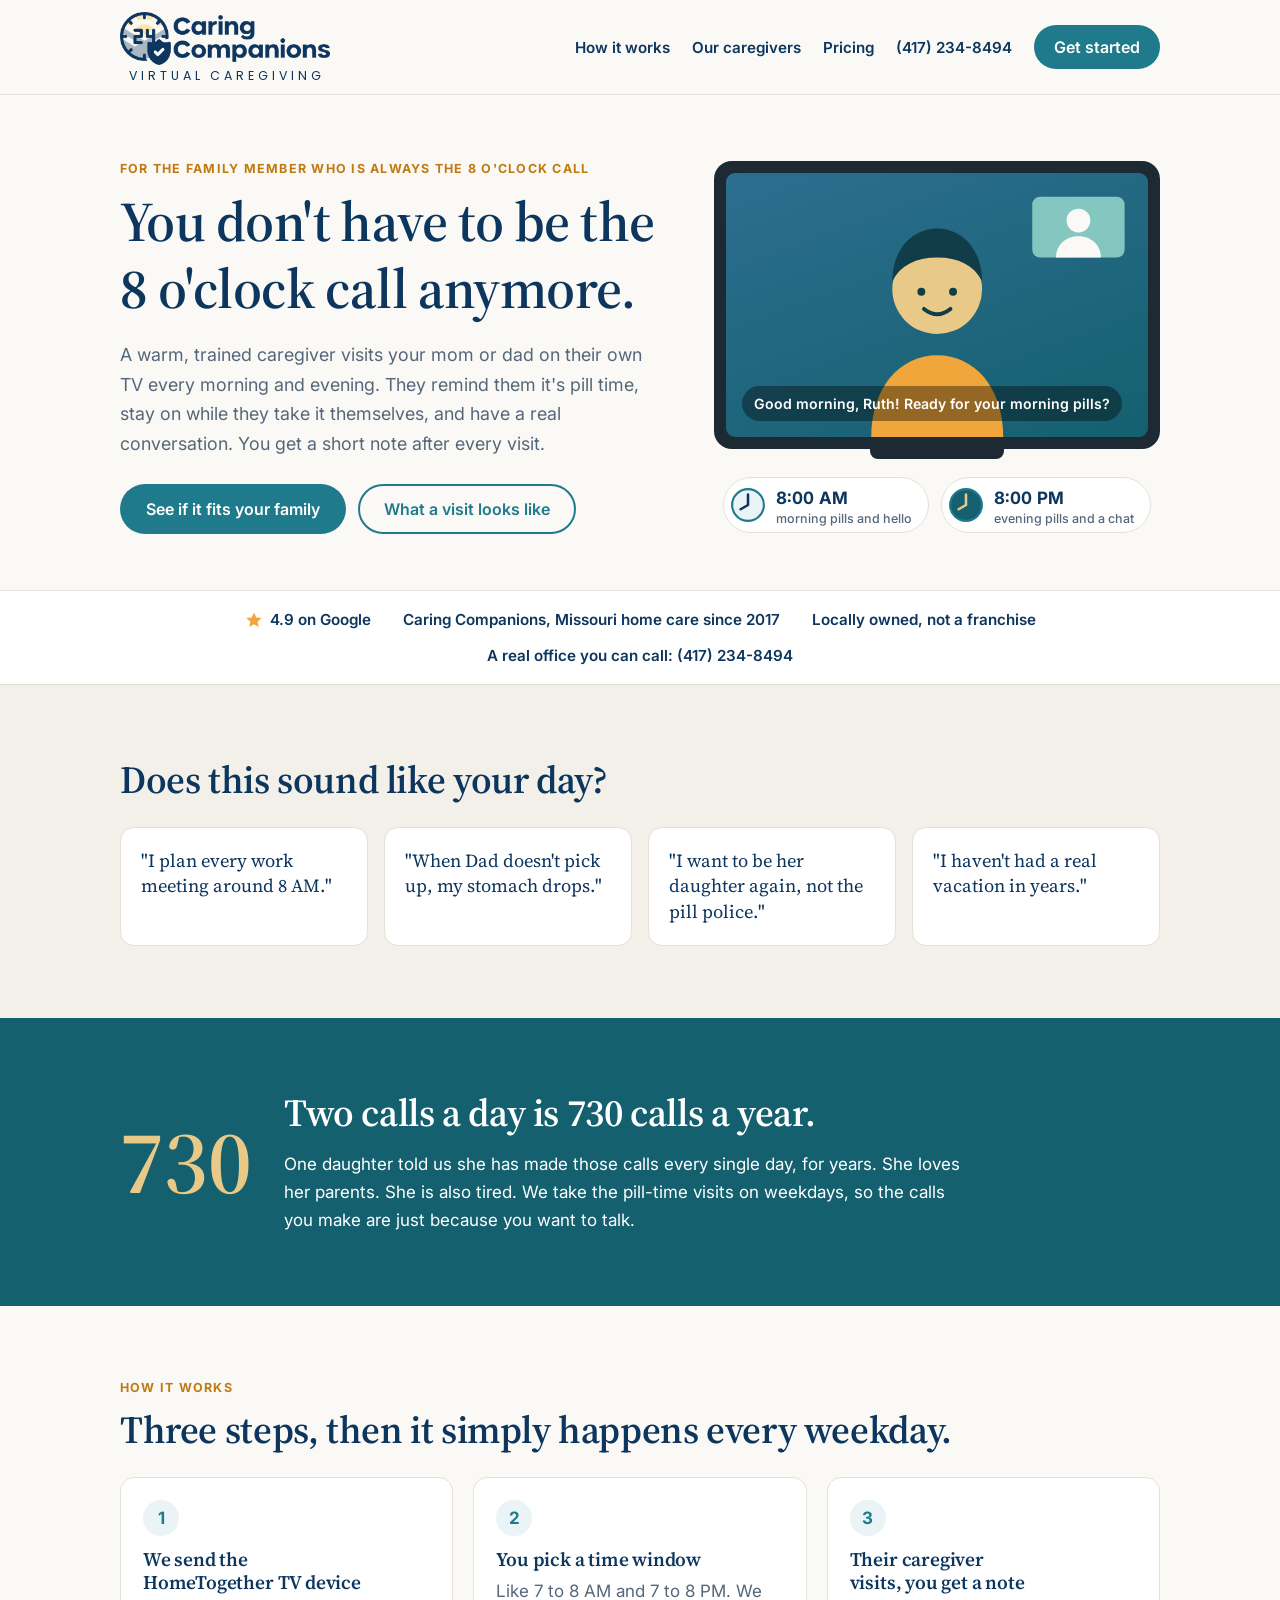
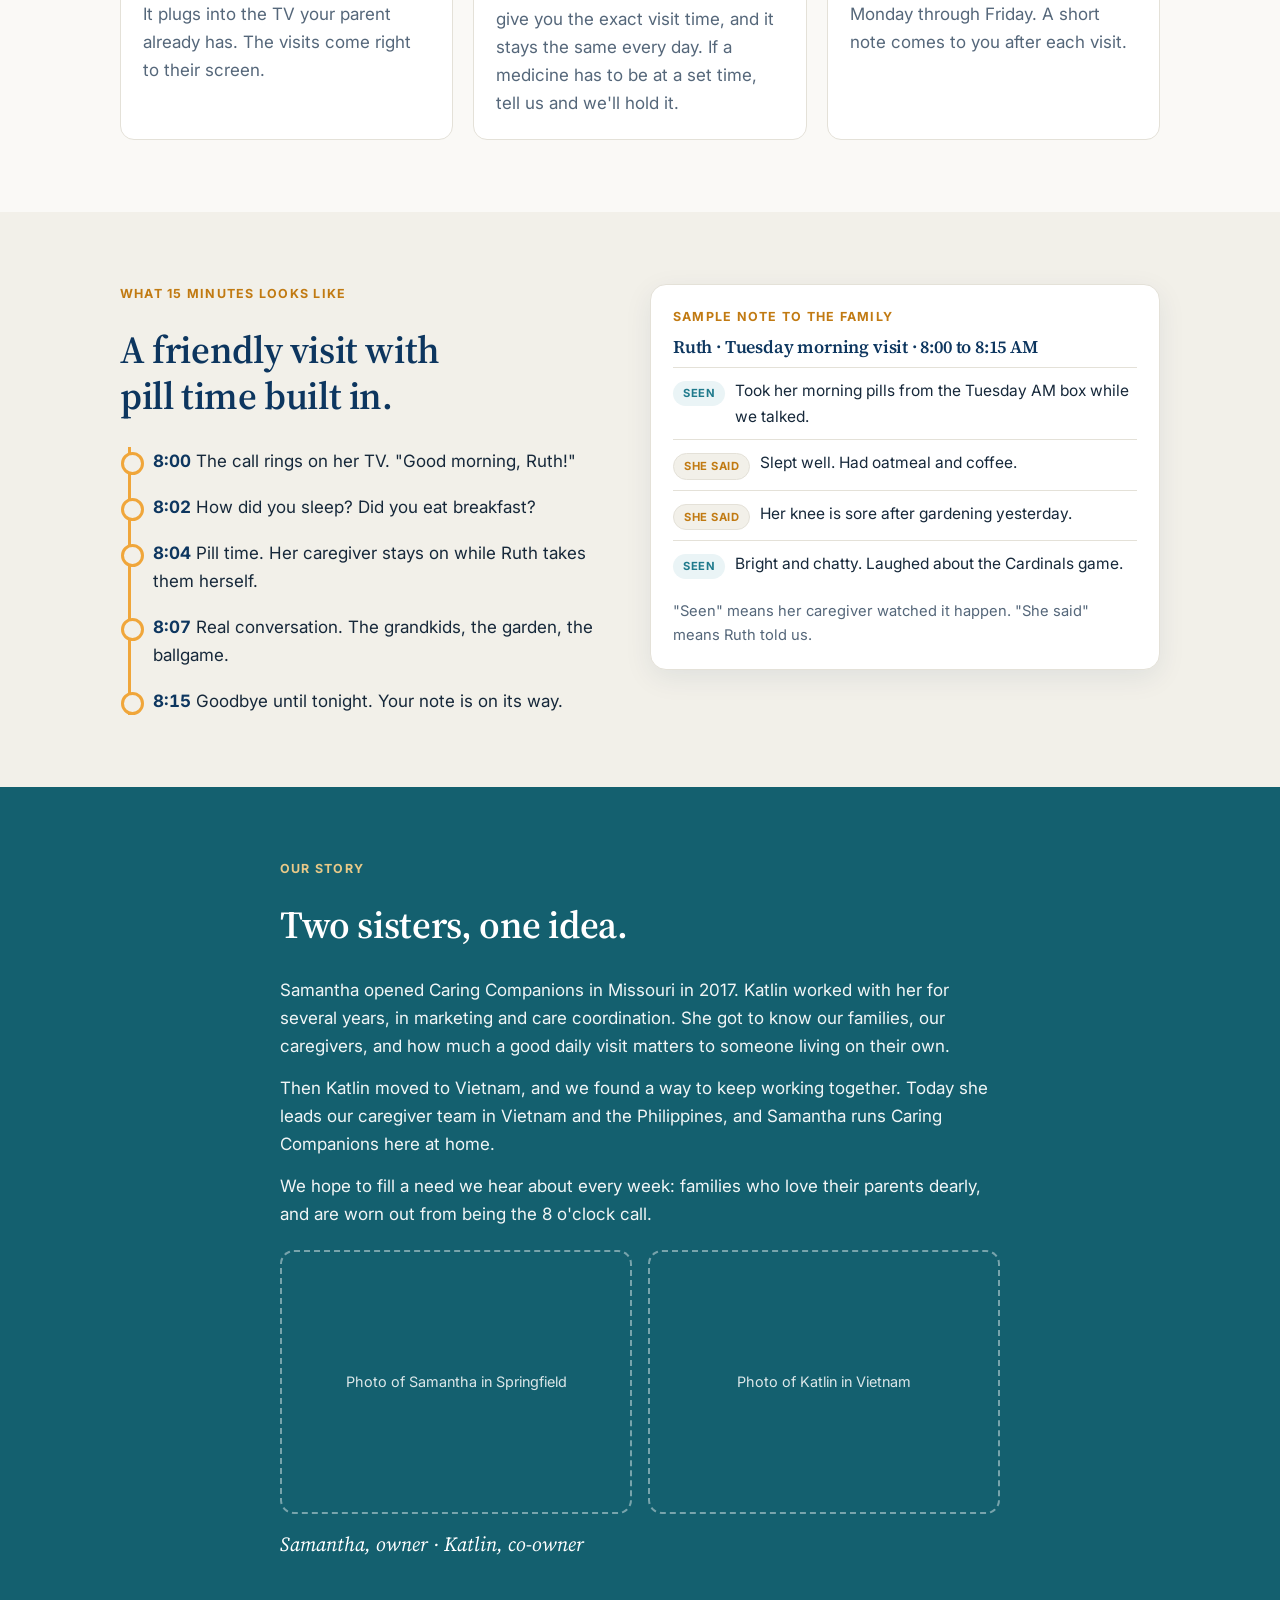
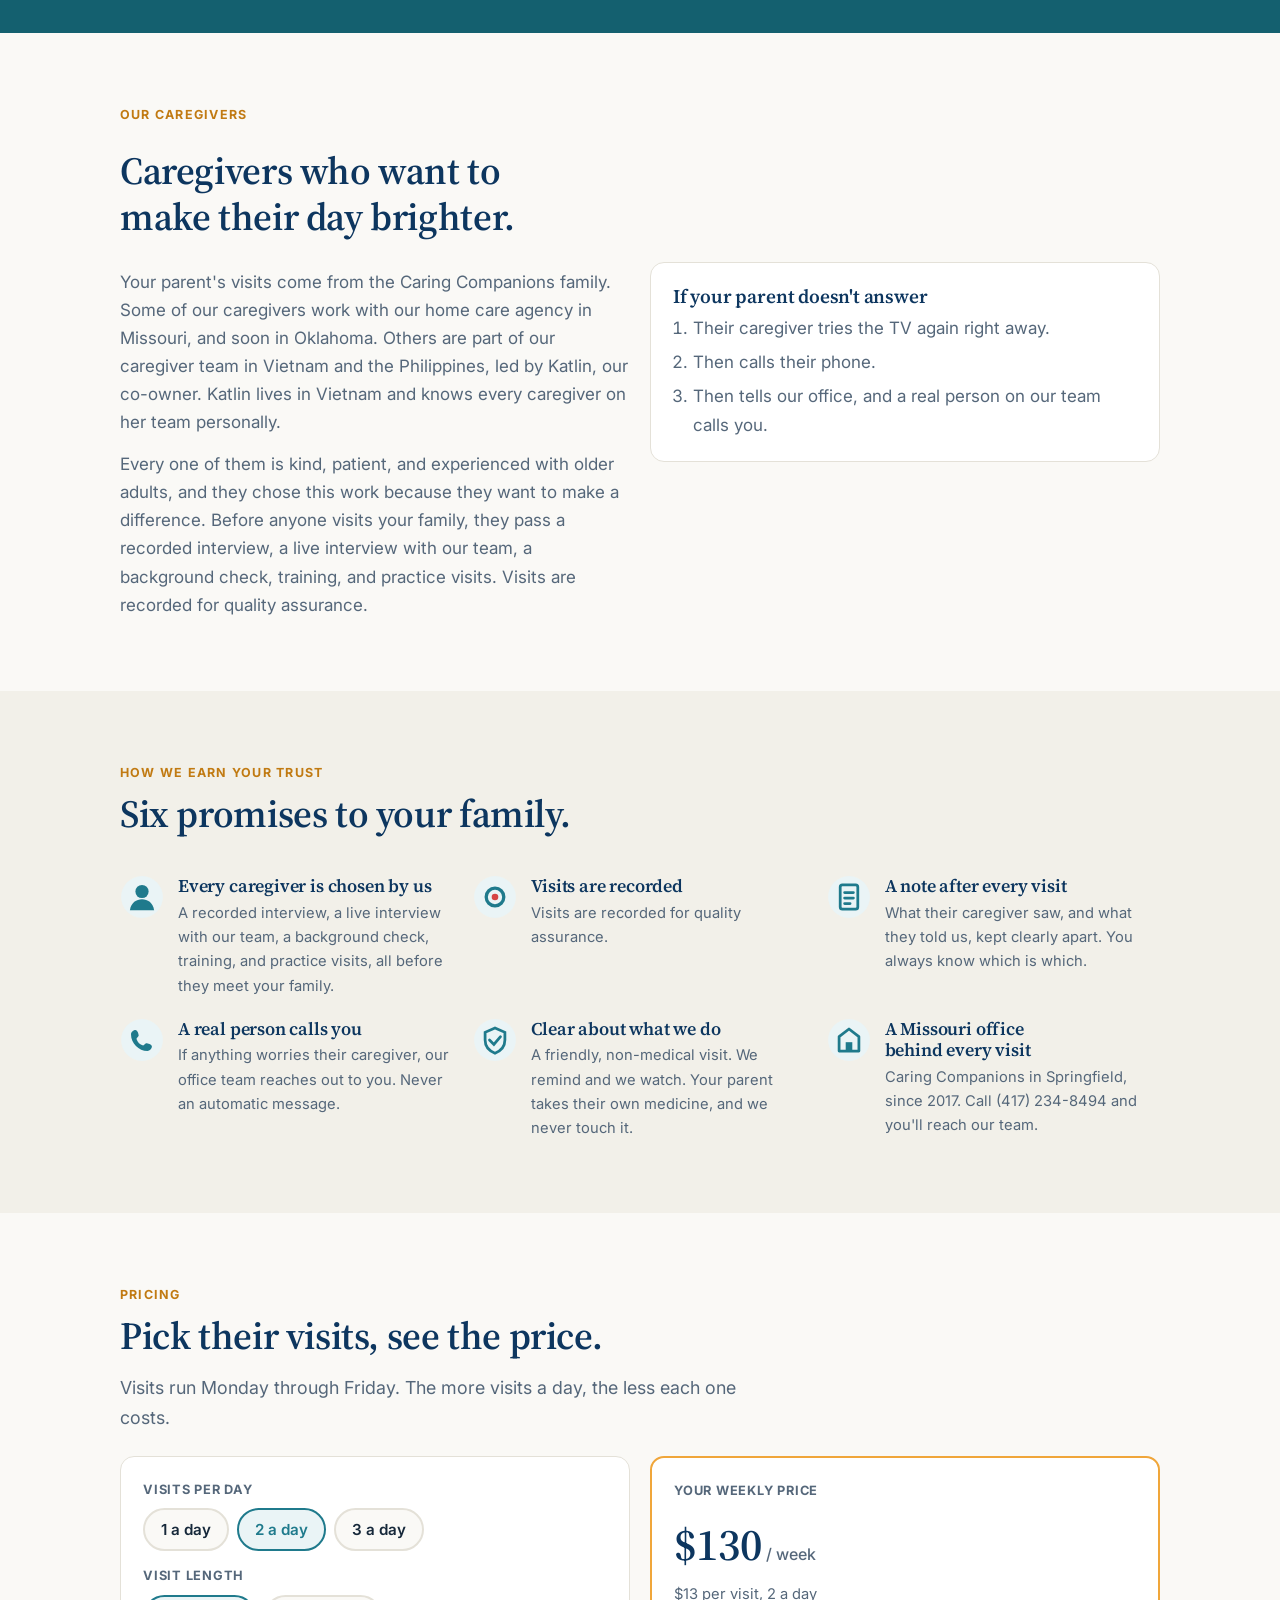
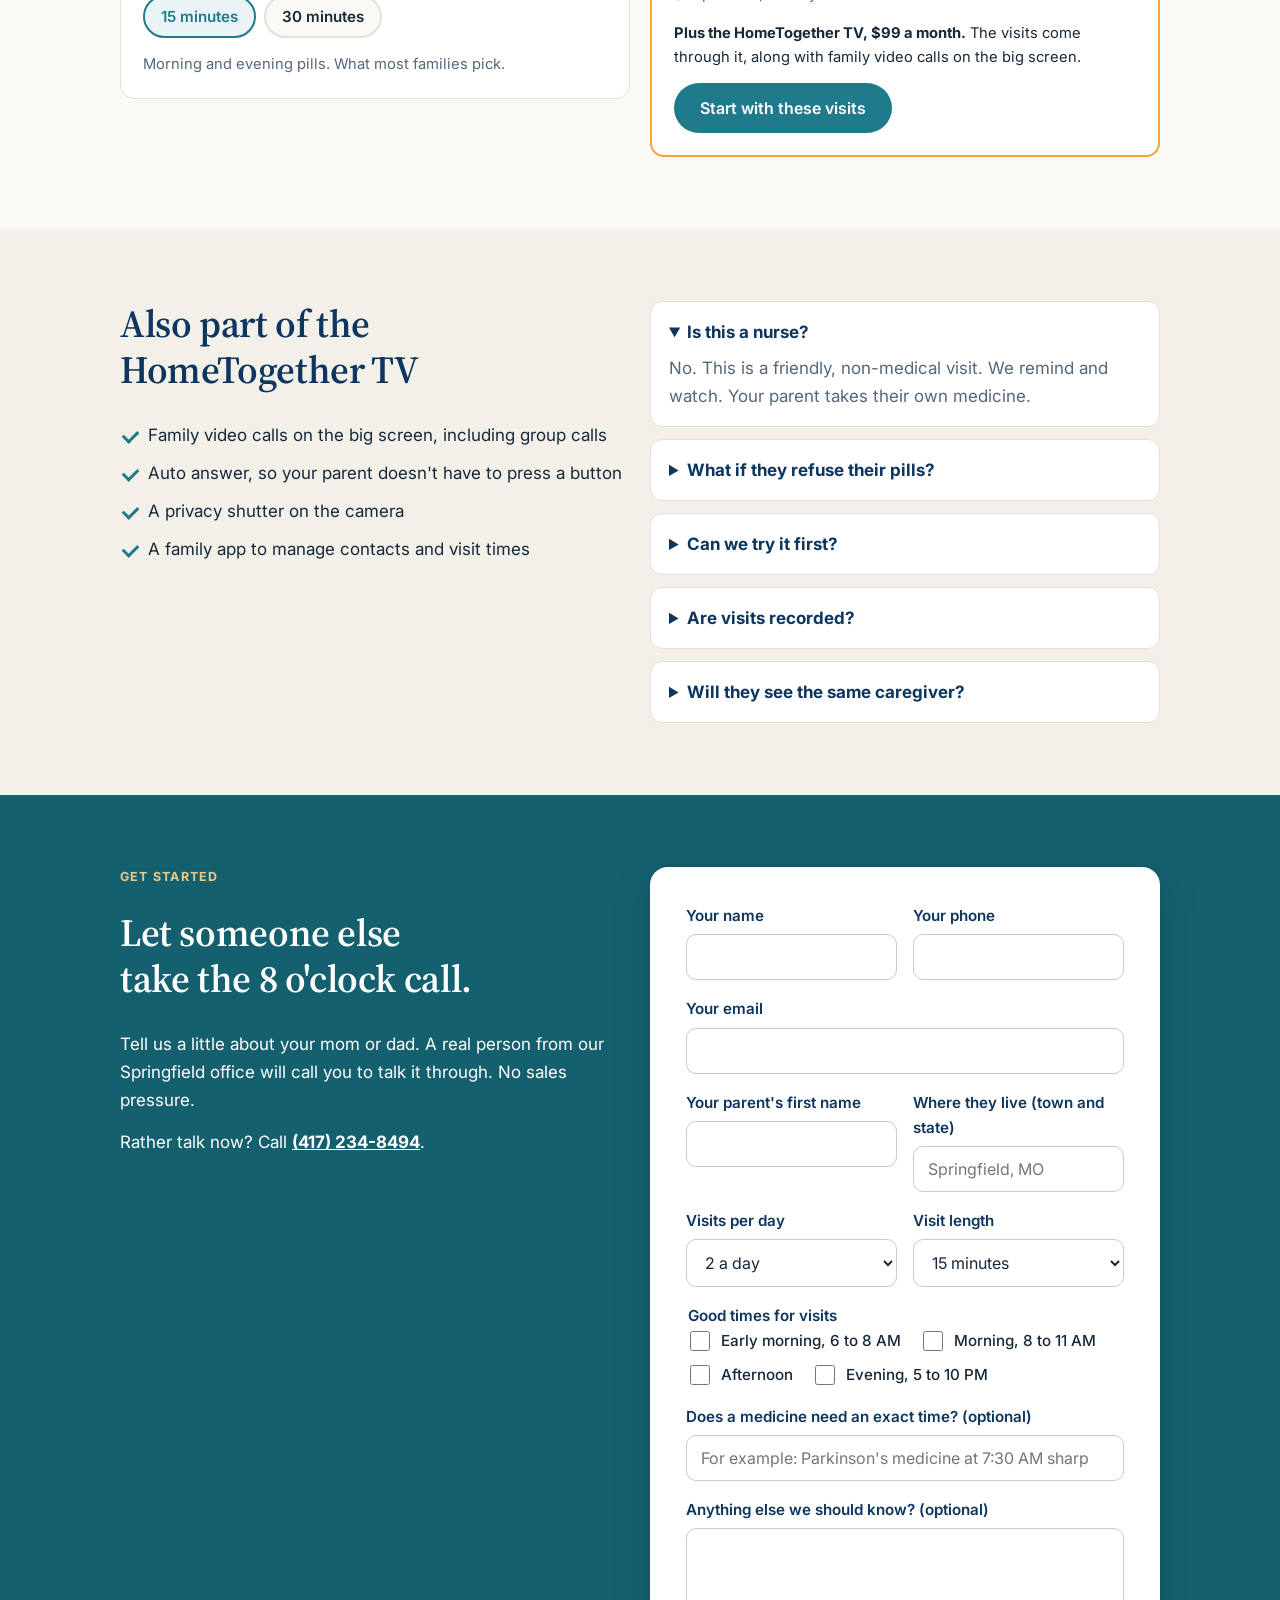
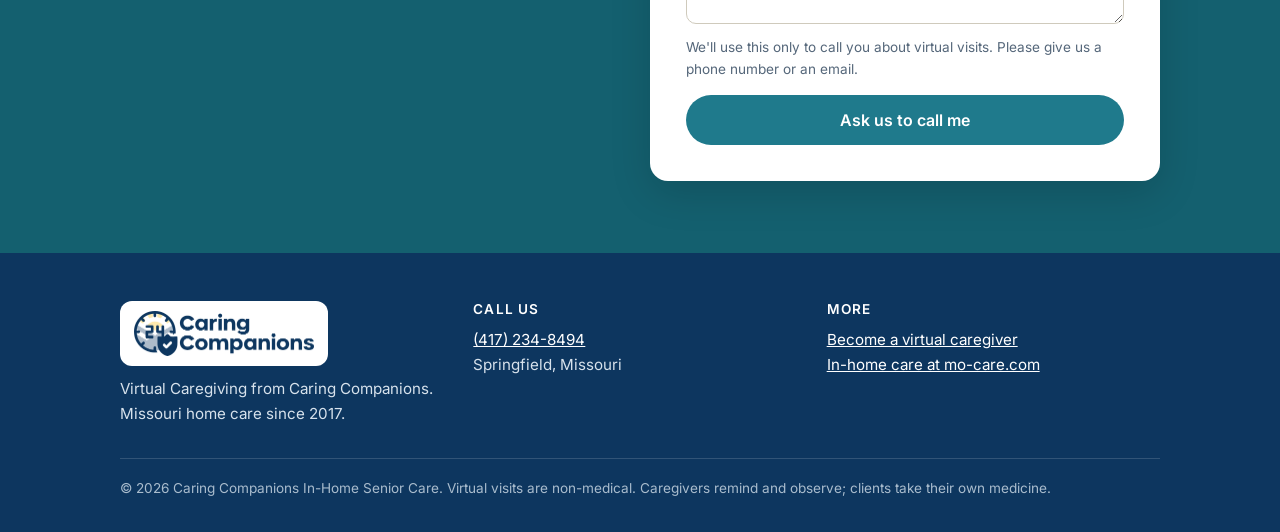
<file: index.html>
<!doctype html>
<html lang="en">
<head>
<meta charset="utf-8">
<meta name="robots" content="noindex, nofollow"><!-- BEFORE LAUNCH: remove this line and robots.txt once the README checklist is done -->
<meta name="viewport" content="width=device-width, initial-scale=1, viewport-fit=cover">
<title>Virtual Caregiving | Caring Companions</title>
<meta name="description" content="A warm, trained caregiver visits your mom or dad on their own TV every morning and evening. Pill-time reminders, a real conversation, and a note to you after every visit. From Caring Companions, Missouri home care since 2017.">
<meta property="og:title" content="You don't have to be the 8 o'clock call anymore">
<meta property="og:description" content="Morning and evening virtual visits on your parent's TV, from Caring Companions. A note to you after every visit.">
<meta property="og:type" content="website">
<link rel="icon" type="image/png" sizes="32x32" href="assets/favicon-32.png">
<link rel="apple-touch-icon" href="assets/apple-touch-icon.png">
<link rel="preconnect" href="https://fonts.googleapis.com">
<link rel="preconnect" href="https://fonts.gstatic.com" crossorigin>
<link rel="stylesheet" href="https://fonts.googleapis.com/css2?family=Source+Serif+4:ital,opsz,wght@0,8..60,400;0,8..60,600;1,8..60,400&family=Inter:wght@400;500;600;700&family=Poppins:wght@400&display=swap">
<link rel="stylesheet" href="assets/site.css">
</head>
<body>

<header class="site-head">
  <div class="wrap">
    <a class="lockup" href="./" aria-label="Caring Companions Virtual Caregiving, home">
      <img src="assets/cc-logo.png" alt="Caring Companions" width="720" height="181">
      <span>Virtual Caregiving</span>
    </a>
    <nav class="nav" aria-label="Main">
      <a class="hide-sm" href="#how">How it works</a>
      <a class="hide-sm" href="#caregivers">Our caregivers</a>
      <a class="hide-sm" href="#pricing">Pricing</a>
      <a class="phone" href="tel:+14172348494">(417) 234-8494</a>
      <a class="btn btn-primary" href="#start">Get started</a>
    </nav>
  </div>
</header>

<main>

<section class="hero">
  <div class="wrap">
    <div>
      <div class="kicker">For the family member who is always the 8 o'clock call</div>
      <h1>You don't have to be the 8 o'clock call anymore.</h1>
      <p class="lede">A warm, trained caregiver visits your mom or dad on their own TV every morning and evening. They remind them it's pill time, stay on while they take it themselves, and have a real conversation. You get a short note after every visit.</p>
      <div class="ctas">
        <a class="btn btn-primary" href="#start">See if it fits your family</a>
        <a class="btn btn-ghost" href="#visit">What a visit looks like</a>
      </div>
    </div>
    <div>
      <div class="tv" role="img" aria-label="A caregiver smiling on a TV screen, saying good morning">
        <div class="tv-screen">
          <svg viewBox="0 0 320 200" aria-hidden="true">
            <circle cx="160" cy="88" r="34" fill="#E8C988"/>
            <path d="M110 200c0-38 22-62 50-62s50 24 50 62z" fill="#F0A63A"/>
            <path d="M126 82c0-24 15-40 34-40s34 16 34 40c-6-12-18-18-34-18s-28 6-34 18z" fill="#103D47"/>
            <circle cx="148" cy="90" r="3" fill="#103D47"/><circle cx="172" cy="90" r="3" fill="#103D47"/>
            <path d="M150 103q10 8 20 0" stroke="#103D47" stroke-width="3" fill="none" stroke-linecap="round"/>
            <rect x="232" y="18" width="70" height="46" rx="6" fill="#8FD1C7" opacity=".9"/>
            <circle cx="267" cy="36" r="9" fill="#faf9f6"/><path d="M250 64c0-10 8-16 17-16s17 6 17 16z" fill="#faf9f6"/>
          </svg>
          <span class="tv-tag">Good morning, Ruth! Ready for your morning pills?</span>
        </div>
      </div>
      <div class="tv-stand"></div>
      <div class="clocks">
        <div class="clock"><svg width="36" height="36" viewBox="0 0 34 34" aria-hidden="true"><circle cx="17" cy="17" r="15" fill="#EAF4F6" stroke="#1F7A8C" stroke-width="2"/><path d="M17 17V7M17 17l-7 4" stroke="#0D365F" stroke-width="2.4" stroke-linecap="round"/></svg><div>8:00 AM<small>morning pills and hello</small></div></div>
        <div class="clock"><svg width="36" height="36" viewBox="0 0 34 34" aria-hidden="true"><circle cx="17" cy="17" r="15" fill="#14606F" stroke="#1F7A8C" stroke-width="2"/><path d="M17 17V7M17 17l-7 4" stroke="#E8C988" stroke-width="2.4" stroke-linecap="round"/></svg><div>8:00 PM<small>evening pills and a chat</small></div></div>
      </div>
    </div>
  </div>
</section>

<div class="trust">
  <div class="wrap">
    <span><svg width="18" height="18" viewBox="0 0 24 24" aria-hidden="true"><path d="M12 2l3 6.6 7.2.8-5.4 4.9 1.5 7.1L12 17.8 5.7 21.4l1.5-7.1L1.8 9.4 9 8.6z" fill="#F0A63A"/></svg>4.9 on Google</span>
    <span>Caring Companions, Missouri home care since 2017</span>
    <span>Locally owned, not a franchise</span>
    <span>A real office you can call: (417) 234-8494</span>
  </div>
</div>

<section class="band alt">
  <div class="wrap">
    <h2>Does this sound like your day?</h2>
    <div class="quotes">
      <div class="quote">"I plan every work meeting around 8 AM."</div>
      <div class="quote">"When Dad doesn't pick up, my stomach drops."</div>
      <div class="quote">"I want to be her daughter again, not the pill police."</div>
      <div class="quote">"I haven't had a real vacation in years."</div>
    </div>
  </div>
</section>

<section class="band deep">
  <div class="wrap bigstat">
    <div class="num">730</div>
    <div class="stack">
      <h2 style="margin:0">Two calls a day is 730 calls a year.</h2>
      <p>One daughter told us she has made those calls every single day, for years. She loves her parents. She is also tired. We take the pill-time visits on weekdays, so the calls you make are just because you want to talk.</p>
    </div>
  </div>
</section>

<section class="band" id="how">
  <div class="wrap">
    <div class="kicker">How it works</div>
    <h2>Three steps, then it simply happens every weekday.</h2>
    <div class="steps">
      <div class="step"><h3>We send the HomeTogether TV device</h3><p class="muted">It plugs into the TV your parent already has. The visits come right to their screen.</p></div>
      <div class="step"><h3>You pick a time window</h3><p class="muted">Like 7 to 8 AM and 7 to 8 PM. We give you the exact visit time, and it stays the same every day. If a medicine has to be at a set time, tell us and we'll hold it.</p></div>
      <div class="step"><h3>Their caregiver visits, you get a note</h3><p class="muted">Monday through Friday. A short note comes to you after each visit.</p></div>
    </div>
  </div>
</section>

<section class="band alt" id="visit">
  <div class="wrap grid g2" style="align-items:start">
    <div class="stack">
      <div class="kicker">What 15 minutes looks like</div>
      <h2>A friendly visit with pill time built in.</h2>
      <div class="timeline">
        <div class="tl"><b>8:00</b> The call rings on her TV. "Good morning, Ruth!"</div>
        <div class="tl"><b>8:02</b> How did you sleep? Did you eat breakfast?</div>
        <div class="tl"><b>8:04</b> Pill time. Her caregiver stays on while Ruth takes them herself.</div>
        <div class="tl"><b>8:07</b> Real conversation. The grandkids, the garden, the ballgame.</div>
        <div class="tl"><b>8:15</b> Goodbye until tonight. Your note is on its way.</div>
      </div>
    </div>
    <div class="visitnote">
      <div class="kicker">Sample note to the family</div>
      <h3>Ruth · Tuesday morning visit · 8:00 to 8:15 AM</h3>
      <div class="vrow"><span class="pill seen">Seen</span><span>Took her morning pills from the Tuesday AM box while we talked.</span></div>
      <div class="vrow"><span class="pill told">She said</span><span>Slept well. Had oatmeal and coffee.</span></div>
      <div class="vrow"><span class="pill told">She said</span><span>Her knee is sore after gardening yesterday.</span></div>
      <div class="vrow"><span class="pill seen">Seen</span><span>Bright and chatty. Laughed about the Cardinals game.</span></div>
      <p class="small muted" style="margin-top:10px">"Seen" means her caregiver watched it happen. "She said" means Ruth told us.</p>
    </div>
  </div>
</section>

<section class="band deep" id="story">
  <div class="wrap story stack">
    <div class="kicker">Our story</div>
    <h2>Two sisters, one idea.</h2>
    <p>Samantha opened Caring Companions in Missouri in 2017. Katlin worked with her for several years, in marketing and care coordination. She got to know our families, our caregivers, and how much a good daily visit matters to someone living on their own.</p>
    <p>Then Katlin moved to Vietnam, and we found a way to keep working together. Today she leads our caregiver team in Vietnam and the Philippines, and Samantha runs Caring Companions here at home.</p>
    <p>We hope to fill a need we hear about every week: families who love their parents dearly, and are worn out from being the 8 o'clock call.</p>
    <!-- BEFORE LAUNCH: replace both placeholders with real photos (assets/samantha.jpg, assets/katlin.jpg). No stock photos. -->
    <div class="photos">
      <div class="photo-ph">Photo of Samantha in Springfield</div>
      <div class="photo-ph">Photo of Katlin in Vietnam</div>
    </div>
    <div class="sig">Samantha, owner · Katlin, co-owner</div>
  </div>
</section>

<section class="band" id="caregivers">
  <div class="wrap grid g2" style="align-items:center">
    <div class="stack">
      <div class="kicker">Our caregivers</div>
      <h2>Caregivers who want to make their day brighter.</h2>
      <p class="muted">Your parent's visits come from the Caring Companions family. Some of our caregivers work with our home care agency in Missouri, and soon in Oklahoma. Others are part of our caregiver team in Vietnam and the Philippines, led by Katlin, our co-owner. Katlin lives in Vietnam and knows every caregiver on her team personally.</p>
      <p class="muted">Every one of them is kind, patient, and experienced with older adults, and they chose this work because they want to make a difference. Before anyone visits your family, they pass a recorded interview, a live interview with our team, a background check, training, and practice visits. Visits are recorded for quality assurance.</p>
    </div>
    <div class="card">
      <h3>If your parent doesn't answer</h3>
      <ol class="muted" style="padding-left:20px;margin:6px 0 0;display:grid;gap:6px">
        <li>Their caregiver tries the TV again right away.</li>
        <li>Then calls their phone.</li>
        <li>Then tells our office, and a real person on our team calls you.</li>
      </ol>
    </div>
  </div>
</section>

<section class="band alt">
  <div class="wrap stack" style="gap:24px">
    <div><div class="kicker">How we earn your trust</div><h2>Six promises to your family.</h2></div>
    <div class="grid g2">
      <div class="promise"><svg viewBox="0 0 40 40" aria-hidden="true"><circle cx="20" cy="20" r="19" fill="#EAF4F6"/><circle cx="20" cy="15" r="6" fill="#1F7A8C"/><path d="M9 32c1-7 6-10 11-10s10 3 11 10z" fill="#1F7A8C"/></svg><div><h3>Every caregiver is chosen by us</h3><p class="small muted">A recorded interview, a live interview with our team, a background check, training, and practice visits, all before they meet your family.</p></div></div>
      <div class="promise"><svg viewBox="0 0 40 40" aria-hidden="true"><circle cx="20" cy="20" r="19" fill="#EAF4F6"/><circle cx="20" cy="20" r="8" fill="none" stroke="#1F7A8C" stroke-width="3"/><circle cx="20" cy="20" r="3" fill="#d64545"/></svg><div><h3>Visits are recorded</h3><p class="small muted">Visits are recorded for quality assurance.</p></div></div>
      <div class="promise"><svg viewBox="0 0 40 40" aria-hidden="true"><circle cx="20" cy="20" r="19" fill="#EAF4F6"/><rect x="12" y="9" width="16" height="22" rx="2" fill="none" stroke="#1F7A8C" stroke-width="2.5"/><path d="M16 16h8M16 21h8M16 26h5" stroke="#1F7A8C" stroke-width="2.5" stroke-linecap="round"/></svg><div><h3>A note after every visit</h3><p class="small muted">What their caregiver saw, and what they told us, kept clearly apart. You always know which is which.</p></div></div>
      <div class="promise"><svg viewBox="0 0 40 40" aria-hidden="true"><circle cx="20" cy="20" r="19" fill="#EAF4F6"/><path d="M14 11c2 0 3 4 3 5s-2 2-2 3c1 3 3 5 6 6 1 0 2-2 3-2s5 1 5 3-2 4-4 4c-8 0-15-7-15-15 0-2 2-4 4-4z" fill="#1F7A8C"/></svg><div><h3>A real person calls you</h3><p class="small muted">If anything worries their caregiver, our office team reaches out to you. Never an automatic message.</p></div></div>
      <div class="promise"><svg viewBox="0 0 40 40" aria-hidden="true"><circle cx="20" cy="20" r="19" fill="#EAF4F6"/><path d="M20 9l9 4v7c0 6-4 10-9 12-5-2-9-6-9-12v-7z" fill="none" stroke="#1F7A8C" stroke-width="2.5"/><path d="M15 20l4 4 6-7" stroke="#1F7A8C" stroke-width="2.5" fill="none" stroke-linecap="round"/></svg><div><h3>Clear about what we do</h3><p class="small muted">A friendly, non-medical visit. We remind and we watch. Your parent takes their own medicine, and we never touch it.</p></div></div>
      <div class="promise"><svg viewBox="0 0 40 40" aria-hidden="true"><circle cx="20" cy="20" r="19" fill="#EAF4F6"/><path d="M11 30V17l9-7 9 7v13z" fill="none" stroke="#1F7A8C" stroke-width="2.5" stroke-linejoin="round"/><rect x="17" y="22" width="6" height="8" fill="#1F7A8C"/></svg><div><h3>A Missouri office behind every visit</h3><p class="small muted">Caring Companions in Springfield, since 2017. Call (417) 234-8494 and you'll reach our team.</p></div></div>
    </div>
  </div>
</section>

<section class="band" id="pricing">
  <div class="wrap">
    <div class="kicker">Pricing</div>
    <h2>Pick their visits, see the price.</h2>
    <p class="lede">Visits run Monday through Friday. The more visits a day, the less each one costs.</p>
    <div class="builder">
      <div class="card stack">
        <div>
          <div class="label" id="lbl-freq">Visits per day</div>
          <div class="seg" role="group" aria-labelledby="lbl-freq" data-key="freq">
            <button type="button" data-v="1" aria-pressed="false">1 a day</button>
            <button type="button" data-v="2" aria-pressed="true">2 a day</button>
            <button type="button" data-v="3" aria-pressed="false">3 a day</button>
          </div>
        </div>
        <div>
          <div class="label" id="lbl-len">Visit length</div>
          <div class="seg" role="group" aria-labelledby="lbl-len" data-key="len">
            <button type="button" data-v="15" aria-pressed="true">15 minutes</button>
            <button type="button" data-v="30" aria-pressed="false">30 minutes</button>
          </div>
        </div>
        <p class="small muted" id="b-hint">Morning and evening pills. What most families pick.</p>
      </div>
      <div class="card price-card stack" aria-live="polite">
        <div class="label">Your weekly price</div>
        <div class="amt" id="b-price">$130<small> / week</small></div>
        <p class="small muted" id="b-per">$13 per visit, 2 a day</p>
        <p class="small"><b>Plus the HomeTogether TV, $99 a month.</b> The visits come through it, along with family video calls on the big screen.</p>
        <a class="btn btn-primary" href="#start" style="align-self:flex-start">Start with these visits</a>
      </div>
    </div>
  </div>
</section>

<section class="band alt">
  <div class="wrap grid g2">
    <div class="stack">
      <h2>Also part of the HomeTogether TV</h2>
      <ul class="ticks">
        <li>Family video calls on the big screen, including group calls</li>
        <li>Auto answer, so your parent doesn't have to press a button</li>
        <li>A privacy shutter on the camera</li>
        <li>A family app to manage contacts and visit times</li>
      </ul>
    </div>
    <div class="faq">
      <details open><summary>Is this a nurse?</summary><p>No. This is a friendly, non-medical visit. We remind and watch. Your parent takes their own medicine.</p></details>
      <details><summary>What if they refuse their pills?</summary><p>Their caregiver encourages them kindly, writes it in the note, and our office lets you know the same day.</p></details>
      <details><summary>Can we try it first?</summary><p>Yes. Start with a month. Most families know within two weeks.</p></details>
      <details><summary>Are visits recorded?</summary><p>Yes. Visits are recorded for quality assurance.</p></details>
      <details><summary>Will they see the same caregiver?</summary><p>We do our best to keep visits familiar, and every caregiver reads the notes before the visit.</p></details>
    </div>
  </div>
</section>

<section class="band deep" id="start">
  <div class="wrap grid g2" style="align-items:start">
    <div class="stack">
      <div class="kicker">Get started</div>
      <h2>Let someone else take the 8 o'clock call.</h2>
      <p>Tell us a little about your mom or dad. A real person from our Springfield office will call you to talk it through. No sales pressure.</p>
      <p>Rather talk now? Call <a href="tel:+14172348494" style="color:#fff;font-weight:700">(417) 234-8494</a>.</p>
    </div>
    <div class="form-card">
      <form id="start-form" novalidate>
        <div class="form-grid">
          <div class="field"><label for="f-name">Your name</label><input id="f-name" name="name" autocomplete="name" required></div>
          <div class="field"><label for="f-phone">Your phone</label><input id="f-phone" name="phone" type="tel" autocomplete="tel"></div>
          <div class="field full"><label for="f-email">Your email</label><input id="f-email" name="email" type="email" autocomplete="email"></div>
          <div class="field"><label for="f-parent">Your parent's first name</label><input id="f-parent" name="parent"></div>
          <div class="field"><label for="f-where">Where they live (town and state)</label><input id="f-where" name="where" placeholder="Springfield, MO"></div>
          <div class="field"><label for="f-freq">Visits per day</label>
            <select id="f-freq" name="freq"><option value="1">1 a day</option><option value="2" selected>2 a day</option><option value="3">3 a day</option><option value="Not sure">Not sure yet</option></select></div>
          <div class="field"><label for="f-len">Visit length</label>
            <select id="f-len" name="len"><option value="15 minutes" selected>15 minutes</option><option value="30 minutes">30 minutes</option><option value="Not sure">Not sure yet</option></select></div>
          <fieldset class="field full"><legend>Good times for visits</legend>
            <div class="checks">
              <label><input type="checkbox" name="windows" value="Early morning (6 to 8 AM)"> Early morning, 6 to 8 AM</label>
              <label><input type="checkbox" name="windows" value="Morning (8 to 11 AM)"> Morning, 8 to 11 AM</label>
              <label><input type="checkbox" name="windows" value="Afternoon"> Afternoon</label>
              <label><input type="checkbox" name="windows" value="Evening (5 to 10 PM)"> Evening, 5 to 10 PM</label>
            </div>
          </fieldset>
          <div class="field full"><label for="f-settime">Does a medicine need an exact time? (optional)</label><input id="f-settime" name="settime" placeholder="For example: Parkinson's medicine at 7:30 AM sharp"></div>
          <div class="field full"><label for="f-note">Anything else we should know? (optional)</label><textarea id="f-note" name="note"></textarea></div>
        </div>
        <p class="hint" style="margin-top:12px">We'll use this only to call you about virtual visits. Please give us a phone number or an email.</p>
        <button class="btn btn-primary" type="submit" style="margin-top:14px;width:100%">Ask us to call me</button>
        <p class="form-status" id="form-status" role="status" hidden></p>
      </form>
      <div class="form-done" id="form-done" hidden>
        <h3>Thank you. We'll call you soon.</h3>
        <p class="muted">Someone from our Springfield office will reach out. If it's urgent, call (417) 234-8494.</p>
      </div>
    </div>
  </div>
</section>

</main>

<footer class="site-foot">
  <div class="wrap">
    <div class="grid">
      <div class="stack" style="gap:10px">
        <span class="foot-logo"><img src="assets/cc-logo.png" alt="Caring Companions" width="180" height="45"></span>
        <p>Virtual Caregiving from Caring Companions. Missouri home care since 2017.</p>
      </div>
      <div><h4>Call us</h4><p><a href="tel:+14172348494">(417) 234-8494</a><br>Springfield, Missouri</p></div>
      <div><h4>More</h4><p><a href="careers.html">Become a virtual caregiver</a><br><a href="https://mo-care.com">In-home care at mo-care.com</a></p></div>
    </div>
    <p class="fine">&copy; 2026 Caring Companions In-Home Senior Care. Virtual visits are non-medical. Caregivers remind and observe; clients take their own medicine.</p>
  </div>
</footer>

<script src="assets/site.js"></script>
</body>
</html>
</file>
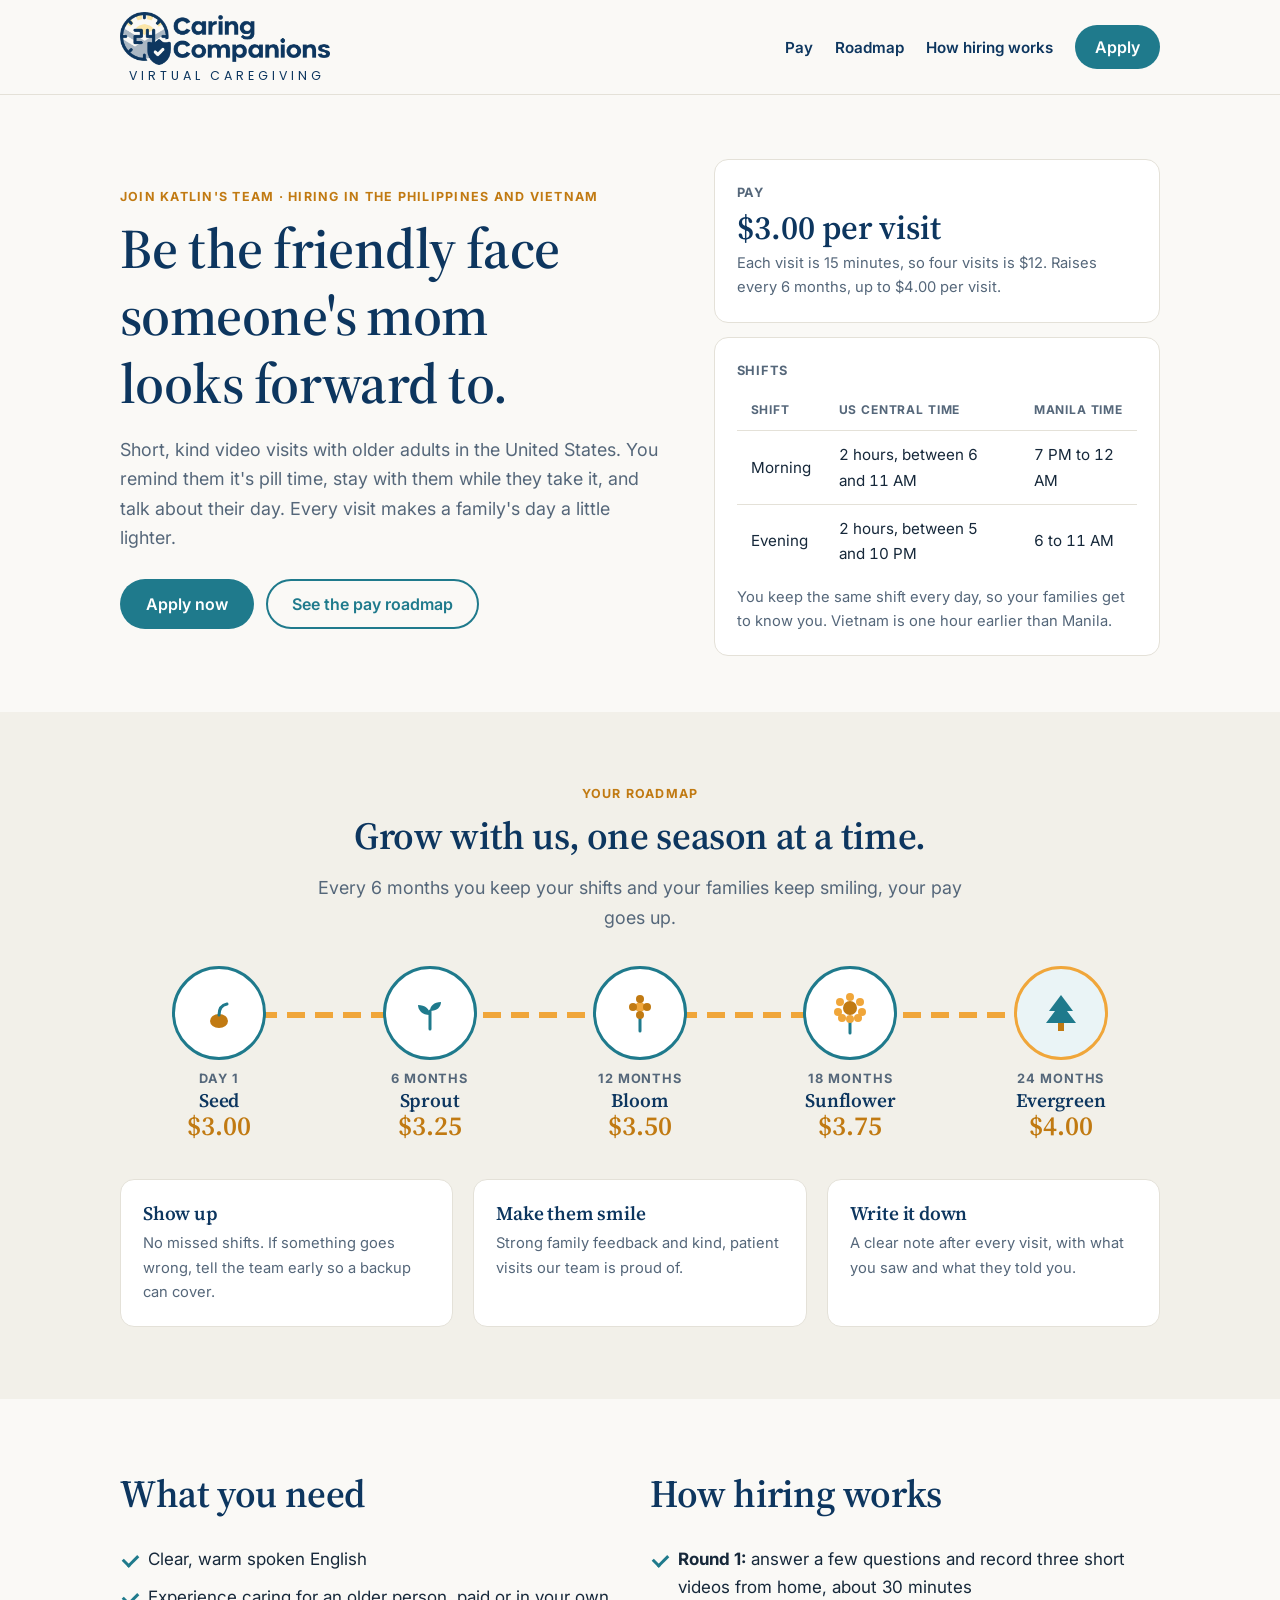
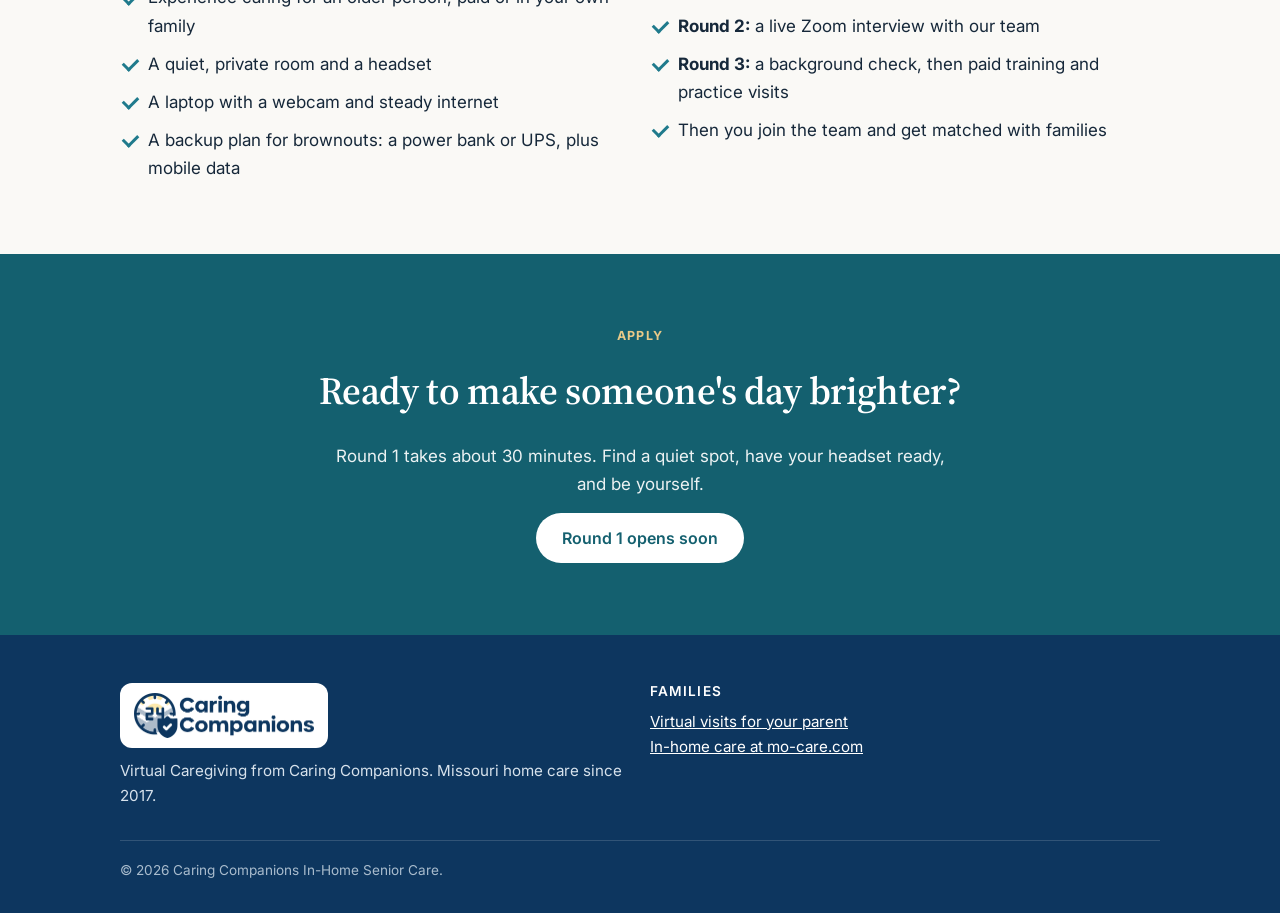
<file: careers.html>
<!doctype html>
<html lang="en">
<head>
<meta charset="utf-8">
<meta name="robots" content="noindex, nofollow"><!-- BEFORE LAUNCH: remove this line and robots.txt once the README checklist is done -->
<meta name="viewport" content="width=device-width, initial-scale=1, viewport-fit=cover">
<title>Become a Virtual Caregiver | Caring Companions</title>
<meta name="description" content="Join Katlin's caregiver team in the Philippines and Vietnam. Short, kind video visits with older adults in the United States. $3.00 per 15-minute visit to start, with raises every 6 months.">
<link rel="icon" type="image/png" sizes="32x32" href="assets/favicon-32.png">
<link rel="apple-touch-icon" href="assets/apple-touch-icon.png">
<link rel="preconnect" href="https://fonts.googleapis.com">
<link rel="preconnect" href="https://fonts.gstatic.com" crossorigin>
<link rel="stylesheet" href="https://fonts.googleapis.com/css2?family=Source+Serif+4:ital,opsz,wght@0,8..60,400;0,8..60,600;1,8..60,400&family=Inter:wght@400;500;600;700&family=Poppins:wght@400&display=swap">
<link rel="stylesheet" href="assets/site.css">
</head>
<body>

<header class="site-head">
  <div class="wrap">
    <a class="lockup" href="./" aria-label="Caring Companions Virtual Caregiving, home">
      <img src="assets/cc-logo.png" alt="Caring Companions" width="720" height="181">
      <span>Virtual Caregiving</span>
    </a>
    <nav class="nav" aria-label="Main">
      <a class="hide-sm" href="#pay">Pay</a>
      <a class="hide-sm" href="#roadmap">Roadmap</a>
      <a class="hide-sm" href="#hiring">How hiring works</a>
      <a class="btn btn-primary" href="#apply">Apply</a>
    </nav>
  </div>
</header>

<main>

<section class="hero">
  <div class="wrap">
    <div>
      <div class="kicker">Join Katlin's team · hiring in the Philippines and Vietnam</div>
      <h1>Be the friendly face someone's mom looks forward to.</h1>
      <p class="lede">Short, kind video visits with older adults in the United States. You remind them it's pill time, stay with them while they take it, and talk about their day. Every visit makes a family's day a little lighter.</p>
      <div class="ctas"><a class="btn btn-primary" href="#apply">Apply now</a><a class="btn btn-ghost" href="#roadmap">See the pay roadmap</a></div>
    </div>
    <div class="grid" style="gap:14px" id="pay">
      <div class="card"><div class="label">Pay</div><div class="amt" style="font-size:2.1rem">$3.00 per visit</div><p class="small muted" style="margin-top:6px">Each visit is 15 minutes, so four visits is $12. Raises every 6 months, up to $4.00 per visit.</p></div>
      <div class="card">
        <div class="label">Shifts</div>
        <div class="tablewrap" style="border:0">
          <table>
            <tr><th>Shift</th><th>US Central time</th><th>Manila time</th></tr>
            <tr><td>Morning</td><td>2 hours, between 6 and 11 AM</td><td>7 PM to 12 AM</td></tr>
            <tr><td>Evening</td><td>2 hours, between 5 and 10 PM</td><td>6 to 11 AM</td></tr>
          </table>
        </div>
        <p class="small muted" style="margin-top:8px">You keep the same shift every day, so your families get to know you. Vietnam is one hour earlier than Manila.</p>
      </div>
    </div>
  </div>
</section>

<section class="band alt" id="roadmap">
  <div class="wrap">
    <div class="center"><div class="kicker">Your roadmap</div><h2>Grow with us, one season at a time.</h2><p class="lede">Every 6 months you keep your shifts and your families keep smiling, your pay goes up.</p></div>
    <div class="road">
      <div class="stop"><div class="badge"><svg viewBox="0 0 48 48" aria-hidden="true"><ellipse cx="24" cy="32" rx="9" ry="7" fill="#C17A12"/><path d="M24 26c0-6 3-10 8-11" stroke="#1F7A8C" stroke-width="3" fill="none" stroke-linecap="round"/></svg></div><div><div class="when">Day 1</div><h3>Seed</h3><div class="rate">$3.00</div></div></div>
      <div class="stop"><div class="badge"><svg viewBox="0 0 48 48" aria-hidden="true"><path d="M24 40V22" stroke="#1F7A8C" stroke-width="3" stroke-linecap="round"/><path d="M24 26c-8 0-12-5-12-10 7 0 12 4 12 10zM24 22c7 0 11-4 11-9-7 0-11 4-11 9z" fill="#1F7A8C"/></svg></div><div><div class="when">6 months</div><h3>Sprout</h3><div class="rate">$3.25</div></div></div>
      <div class="stop"><div class="badge"><svg viewBox="0 0 48 48" aria-hidden="true"><path d="M24 42V26" stroke="#1F7A8C" stroke-width="3" stroke-linecap="round"/><circle cx="24" cy="18" r="5" fill="#F0A63A"/><g fill="#C17A12"><circle cx="24" cy="10" r="4"/><circle cx="31" cy="18" r="4"/><circle cx="17" cy="18" r="4"/><circle cx="24" cy="26" r="4"/></g></svg></div><div><div class="when">12 months</div><h3>Bloom</h3><div class="rate">$3.50</div></div></div>
      <div class="stop"><div class="badge"><svg viewBox="0 0 48 48" aria-hidden="true"><path d="M24 44V28" stroke="#1F7A8C" stroke-width="3" stroke-linecap="round"/><g fill="#F0A63A"><circle cx="24" cy="8" r="4"/><circle cx="34" cy="13" r="4"/><circle cx="36" cy="23" r="4"/><circle cx="14" cy="13" r="4"/><circle cx="12" cy="23" r="4"/><circle cx="24" cy="30" r="4"/><circle cx="32" cy="29" r="4"/><circle cx="16" cy="29" r="4"/></g><circle cx="24" cy="19" r="7" fill="#C17A12"/></svg></div><div><div class="when">18 months</div><h3>Sunflower</h3><div class="rate">$3.75</div></div></div>
      <div class="stop"><div class="badge"><svg viewBox="0 0 48 48" aria-hidden="true"><path d="M24 6l12 16h-6l9 12H9l9-12h-6z" fill="#1F7A8C"/><rect x="21" y="34" width="6" height="8" fill="#C17A12"/></svg></div><div><div class="when">24 months</div><h3>Evergreen</h3><div class="rate">$4.00</div></div></div>
    </div>
    <div class="grid g3" style="margin-top:40px">
      <div class="card"><h3>Show up</h3><p class="small muted">No missed shifts. If something goes wrong, tell the team early so a backup can cover.</p></div>
      <div class="card"><h3>Make them smile</h3><p class="small muted">Strong family feedback and kind, patient visits our team is proud of.</p></div>
      <div class="card"><h3>Write it down</h3><p class="small muted">A clear note after every visit, with what you saw and what they told you.</p></div>
    </div>
  </div>
</section>

<section class="band" id="hiring">
  <div class="wrap grid g2">
    <div class="stack">
      <h2>What you need</h2>
      <ul class="ticks">
        <li>Clear, warm spoken English</li>
        <li>Experience caring for an older person, paid or in your own family</li>
        <li>A quiet, private room and a headset</li>
        <li>A laptop with a webcam and steady internet</li>
        <li>A backup plan for brownouts: a power bank or UPS, plus mobile data</li>
      </ul>
    </div>
    <div class="stack">
      <h2>How hiring works</h2>
      <ul class="ticks">
        <li><b>Round 1:</b> answer a few questions and record three short videos from home, about 30 minutes</li>
        <li><b>Round 2:</b> a live Zoom interview with our team</li>
        <li><b>Round 3:</b> a background check, then paid training and practice visits</li>
        <li>Then you join the team and get matched with families</li>
      </ul>
    </div>
  </div>
</section>

<section class="band deep" id="apply">
  <div class="wrap center stack" style="align-items:center">
    <div class="kicker">Apply</div>
    <h2>Ready to make someone's day brighter?</h2>
    <!-- BEFORE LAUNCH: point this button at the Round 1 link (one-way video interview tool). -->
    <p style="max-width:56ch;opacity:.92">Round 1 takes about 30 minutes. Find a quiet spot, have your headset ready, and be yourself.</p>
    <a class="btn btn-light" href="#apply" id="round1-link" aria-disabled="true">Round 1 opens soon</a>
  </div>
</section>

</main>

<footer class="site-foot">
  <div class="wrap">
    <div class="grid">
      <div class="stack" style="gap:10px">
        <span class="foot-logo"><img src="assets/cc-logo.png" alt="Caring Companions" width="180" height="45"></span>
        <p>Virtual Caregiving from Caring Companions. Missouri home care since 2017.</p>
      </div>
      <div><h4>Families</h4><p><a href="./">Virtual visits for your parent</a><br><a href="https://mo-care.com">In-home care at mo-care.com</a></p></div>
    </div>
    <p class="fine">&copy; 2026 Caring Companions In-Home Senior Care.</p>
  </div>
</footer>

</body>
</html>
</file>
<file: assets/site.css>
/* Caring Companions Virtual Caregiving
   Same brand as mo-care.com: navy headings, teal buttons, honey accents,
   cream background, Source Serif 4 + Inter. */
:root {
  --navy: #0D365F;
  --navy-hover: #092647;
  --teal: #1F7A8C;
  --teal-hover: #155A68;
  --teal-pale: #EAF4F6;
  --teal-deep: #14606F;
  --honey: #F0A63A;
  --honey-deep: #C17A12;
  --gold-on-dark: #E8C988;
  --bg: #faf9f6;
  --panel: #f2f0e9;
  --card: #ffffff;
  --ink: #16283a;
  --muted: #55677a;
  --line: #e4e1d8;
  --red: #c0392b;
  --serif: 'Source Serif 4', Georgia, serif;
  --sans: 'Inter', Helvetica, Arial, sans-serif;
  --logo-sub: 'Poppins', 'Inter', Helvetica, Arial, sans-serif;
  color-scheme: light;
}
* { box-sizing: border-box; }
html { scroll-behavior: smooth; }
body { margin: 0; background: var(--bg); color: var(--ink); font-family: var(--sans); font-size: 17px; line-height: 1.65; }
img { max-width: 100%; }
h1, h2, h3, h4 { font-family: var(--serif); color: var(--navy); font-weight: 600; line-height: 1.2; margin: 0; text-wrap: balance; letter-spacing: -0.01em; }
p { margin: 0; }
a { color: var(--teal); }
:focus-visible { outline: 3px solid var(--teal); outline-offset: 2px; }

.wrap { max-width: 1080px; margin: 0 auto; padding-left: max(20px, env(safe-area-inset-left, 0px)); padding-right: max(20px, env(safe-area-inset-right, 0px)); }
.band { padding-block: 72px; }
.band.alt { background: var(--panel); }
.band.deep { background: var(--teal-deep); color: #fff; }
.band.deep h2, .band.deep h3 { color: #fff; }
.band h2 { font-size: clamp(1.7rem, 3.6vw, 2.4rem); margin-bottom: 14px; }
.kicker { font-size: .78rem; letter-spacing: .1em; text-transform: uppercase; font-weight: 700; color: var(--honey-deep); margin-bottom: 8px; }
.band.deep .kicker { color: var(--gold-on-dark); }
.lede { font-size: 1.12rem; color: var(--muted); max-width: 60ch; }
.muted { color: var(--muted); }
.small { font-size: .92rem; }
.center { text-align: center; }
.center .lede { margin-inline: auto; }
.stack { display: flex; flex-direction: column; gap: 14px; }
.grid { display: grid; gap: 20px; }
.grid > * { min-width: 0; }
.g2 { grid-template-columns: repeat(auto-fit, minmax(300px, 1fr)); }
.g3 { grid-template-columns: repeat(auto-fit, minmax(250px, 1fr)); }
.g4 { grid-template-columns: repeat(auto-fit, minmax(210px, 1fr)); }
.card { background: var(--card); border: 1px solid var(--line); border-radius: 14px; padding: 22px; }
.card h3 { font-size: 1.2rem; margin-bottom: 6px; }

/* buttons */
.btn { display: inline-flex; align-items: center; justify-content: center; gap: 8px; border-radius: 999px; padding: 13px 24px; font: 600 1rem var(--sans); border: 2px solid transparent; cursor: pointer; text-decoration: none; }
.btn-primary { background: var(--teal); color: #fff; }
.btn-primary:hover { background: var(--teal-hover); }
.btn-ghost { background: transparent; color: var(--teal); border-color: var(--teal); }
.btn-ghost:hover { background: var(--teal-pale); }
.btn-light { background: #fff; color: var(--teal-deep); }
.ctas { display: flex; gap: 12px; flex-wrap: wrap; margin-top: 26px; }

/* header */
.site-head { background: var(--bg); border-bottom: 1px solid var(--line); position: sticky; top: env(safe-area-inset-top, 0px); z-index: 10; }
.site-head .wrap { display: flex; align-items: center; justify-content: space-between; gap: 16px; padding-block: 12px; }
.lockup { display: inline-flex; flex-direction: column; align-items: center; gap: 5px; text-decoration: none; }
.lockup img { width: 210px; height: auto; display: block; }
.lockup span { font-family: var(--logo-sub); font-weight: 400; color: var(--navy); font-size: .78rem; line-height: 1; letter-spacing: .32em; padding-left: .32em; text-transform: uppercase; }
.nav { display: flex; align-items: center; gap: 22px; font-weight: 600; font-size: .95rem; }
.nav a { color: var(--navy); text-decoration: none; }
.nav a:hover { color: var(--teal); }
.nav .btn { color: #fff; padding: 10px 18px; }
.nav .phone { white-space: nowrap; }
@media (max-width: 900px) { .nav .hide-sm { display: none; } }
@media (max-width: 560px) { .lockup img { width: 160px; } .lockup span { font-size: .62rem; } .nav .phone { display: none; } .nav { gap: 10px; } }

/* hero */
.hero { padding-block: 64px 56px; }
.hero .wrap { display: grid; grid-template-columns: 1.1fr .9fr; gap: 48px; align-items: center; }
.hero h1 { font-size: clamp(2.2rem, 5.4vw, 3.5rem); margin-bottom: 18px; }
@media (max-width: 860px) { .hero .wrap { grid-template-columns: 1fr; } }
.tv { background: #1d2a33; border-radius: 18px; padding: 12px; }
.tv-screen { aspect-ratio: 16 / 10; border-radius: 9px; background: linear-gradient(160deg, #2C6E8F, #14606F); position: relative; overflow: hidden; display: flex; align-items: flex-end; padding: 16px; }
.tv-screen svg { position: absolute; inset: 0; width: 100%; height: 100%; }
.tv-tag { position: relative; background: rgba(0, 0, 0, .38); color: #fff; font-size: .88rem; padding: 6px 12px; border-radius: 999px; font-weight: 600; }
.tv-stand { width: 30%; height: 10px; background: #1d2a33; margin: 0 auto; border-radius: 0 0 8px 8px; }
.clocks { display: flex; gap: 12px; margin-top: 18px; justify-content: center; flex-wrap: wrap; }
.clock { display: flex; align-items: center; gap: 10px; background: var(--card); border: 1px solid var(--line); border-radius: 999px; padding: 6px 16px 6px 6px; font-weight: 700; color: var(--navy); font-variant-numeric: tabular-nums; }
.clock small { display: block; font-weight: 500; color: var(--muted); font-size: .78rem; line-height: 1.1; }

/* trust strip */
.trust { background: var(--card); border-block: 1px solid var(--line); }
.trust .wrap { display: flex; flex-wrap: wrap; justify-content: center; gap: 10px 32px; padding-block: 16px; font-weight: 600; font-size: .95rem; color: var(--navy); }
.trust span { display: inline-flex; align-items: center; gap: 7px; }

/* pain */
.quotes { display: grid; grid-template-columns: repeat(auto-fit, minmax(220px, 1fr)); gap: 16px; margin-top: 24px; }
.quote { background: var(--card); border: 1px solid var(--line); border-radius: 14px; padding: 20px; font-family: var(--serif); color: var(--navy); font-size: 1.15rem; line-height: 1.4; }
.bigstat { display: flex; gap: 32px; align-items: center; flex-wrap: wrap; }
.bigstat .num { font-family: var(--serif); font-weight: 600; font-size: clamp(3.4rem, 10vw, 5.6rem); color: var(--gold-on-dark); line-height: 1; }
.bigstat > div:last-child { max-width: 62ch; }

/* steps */
.steps { counter-reset: s; display: grid; grid-template-columns: repeat(auto-fit, minmax(240px, 1fr)); gap: 20px; margin-top: 24px; }
.step { background: var(--card); border: 1px solid var(--line); border-radius: 14px; padding: 22px; }
.step::before { counter-increment: s; content: counter(s); display: inline-grid; place-items: center; width: 36px; height: 36px; border-radius: 50%; background: var(--teal-pale); color: var(--teal); font-weight: 700; margin-bottom: 12px; }
.step h3 { font-size: 1.2rem; margin-bottom: 6px; }

/* visit */
.timeline { border-left: 3px solid var(--honey); margin-left: 8px; }
.tl { padding: 0 0 18px 22px; position: relative; }
.tl:last-child { padding-bottom: 0; }
.tl::before { content: ""; position: absolute; left: -10px; top: 5px; width: 17px; height: 17px; border-radius: 50%; background: var(--bg); border: 3px solid var(--honey); }
.band.alt .tl::before { background: var(--panel); }
.tl b { font-variant-numeric: tabular-nums; color: var(--navy); }
.visitnote { background: var(--card); border: 1px solid var(--line); border-radius: 16px; padding: 22px; box-shadow: 0 8px 28px rgba(13, 54, 95, .08); }
.visitnote h3 { font-size: 1.12rem; margin: 4px 0 10px; }
.vrow { display: flex; gap: 10px; align-items: flex-start; padding-block: 10px; border-top: 1px solid var(--line); font-size: .97rem; }
.pill { flex: none; font-size: .7rem; font-weight: 700; letter-spacing: .05em; text-transform: uppercase; border-radius: 999px; padding: 3px 10px; margin-top: 3px; }
.seen { background: var(--teal-pale); color: var(--teal); }
.told { background: var(--panel); color: var(--honey-deep); border: 1px solid var(--line); }

/* story */
.story { max-width: 760px; }
.story p { opacity: .94; }
.photos { display: grid; grid-template-columns: 1fr 1fr; gap: 16px; margin-top: 8px; }
.photo-ph { aspect-ratio: 4 / 3; border-radius: 14px; border: 2px dashed rgba(255, 255, 255, .5); display: grid; place-items: center; text-align: center; padding: 16px; font-size: .9rem; opacity: .85; }
.sig { font-family: var(--serif); font-size: 1.25rem; color: #fff; font-style: italic; }
@media (max-width: 520px) { .photos { grid-template-columns: 1fr; } }

/* promises */
.promise { display: grid; grid-template-columns: 44px 1fr; gap: 14px; align-items: start; }
.promise svg { width: 44px; height: 44px; }
.promise h3 { font-size: 1.12rem; margin-bottom: 4px; }

/* price builder */
.builder { display: grid; grid-template-columns: 1fr 1fr; gap: 20px; margin-top: 24px; align-items: start; }
@media (max-width: 760px) { .builder { grid-template-columns: 1fr; } }
.seg { display: flex; gap: 8px; flex-wrap: wrap; }
.seg button { font: 600 .95rem var(--sans); padding: 10px 16px; border-radius: 999px; border: 2px solid var(--line); background: var(--bg); color: var(--ink); cursor: pointer; }
.seg button[aria-pressed="true"] { border-color: var(--teal); background: var(--teal-pale); color: var(--teal); }
.price-card { border: 2px solid var(--honey); }
.amt { font-family: var(--serif); font-weight: 600; font-size: 2.8rem; color: var(--navy); line-height: 1; font-variant-numeric: tabular-nums; }
.amt small { font-family: var(--sans); font-size: 1rem; font-weight: 500; color: var(--muted); }
.label { font-size: .8rem; font-weight: 700; letter-spacing: .06em; text-transform: uppercase; color: var(--muted); margin-bottom: 8px; }

ul.ticks { list-style: none; padding: 0; margin: 0; display: grid; gap: 10px; }
ul.ticks li { padding-left: 28px; position: relative; }
ul.ticks li::before { content: ""; position: absolute; left: 3px; top: .5em; width: 12px; height: 7px; border-left: 3px solid var(--teal); border-bottom: 3px solid var(--teal); transform: rotate(-45deg); }
details { background: var(--card); border: 1px solid var(--line); border-radius: 12px; padding: 16px 18px; }
details summary { cursor: pointer; font-weight: 700; color: var(--navy); }
details p { margin-top: 8px; color: var(--muted); }
.faq { display: grid; gap: 12px; }

/* form */
.form-card { background: var(--card); border-radius: 18px; padding: clamp(20px, 4vw, 36px); color: var(--ink); box-shadow: 0 12px 40px rgba(0, 0, 0, .15); }
.form-grid { display: grid; grid-template-columns: 1fr 1fr; gap: 16px; }
.form-grid .full { grid-column: 1 / -1; }
@media (max-width: 640px) { .form-grid { grid-template-columns: 1fr; } }
.field { display: flex; flex-direction: column; gap: 6px; min-width: 0; }
.field label, .field legend { font-weight: 600; font-size: .95rem; color: var(--navy); }
.field input, .field select, .field textarea { font: 400 1rem var(--sans); padding: 12px 14px; border: 1px solid #cfcabc; border-radius: 10px; background: #fff; color: var(--ink); width: 100%; }
.field textarea { min-height: 96px; resize: vertical; }
fieldset.field { border: 0; padding: 0; margin: 0; }
.checks { display: flex; flex-wrap: wrap; gap: 8px 18px; }
.checks label { font-weight: 500; color: var(--ink); display: inline-flex; gap: 8px; align-items: center; }
.field .checks input { width: 20px; height: 20px; padding: 0; flex: none; accent-color: var(--teal); }
.hint { font-size: .85rem; color: var(--muted); }
.form-status { margin-top: 14px; font-weight: 600; }
.form-status.err { color: var(--red); }
.form-done { text-align: center; padding: 20px 0; }
.form-done h3 { font-size: 1.5rem; margin-bottom: 8px; }

/* roadmap (careers) */
.road { position: relative; display: grid; grid-template-columns: repeat(5, 1fr); gap: 12px; margin-top: 34px; }
.road::before { content: ""; position: absolute; left: 8%; right: 8%; top: 46px; height: 6px; border-radius: 6px; background: repeating-linear-gradient(90deg, var(--honey) 0 18px, transparent 18px 28px); }
.stop { position: relative; text-align: center; display: flex; flex-direction: column; align-items: center; gap: 8px; }
.badge { width: 94px; height: 94px; border-radius: 50%; display: grid; place-items: center; background: var(--card); border: 3px solid var(--teal); position: relative; z-index: 1; }
.badge svg { width: 48px; height: 48px; }
.stop:last-child .badge { border-color: var(--honey); background: var(--teal-pale); }
.stop h3 { font-size: 1.2rem; }
.rate { font-family: var(--serif); font-weight: 600; font-size: 1.7rem; color: var(--honey-deep); line-height: 1; }
.when { font-size: .8rem; font-weight: 700; text-transform: uppercase; letter-spacing: .07em; color: var(--muted); }
@media (max-width: 760px) {
  .road { grid-template-columns: 1fr; gap: 18px; }
  .road::before { left: 45px; right: auto; top: 20px; bottom: 20px; width: 6px; height: auto; background: repeating-linear-gradient(180deg, var(--honey) 0 18px, transparent 18px 28px); }
  .stop { flex-direction: row; text-align: left; gap: 18px; }
  .badge { flex: none; }
}
.tablewrap { overflow-x: auto; border: 1px solid var(--line); border-radius: 12px; background: var(--card); }
table { border-collapse: collapse; width: 100%; font-size: .95rem; font-variant-numeric: tabular-nums; }
th, td { text-align: left; padding: 11px 14px; border-bottom: 1px solid var(--line); }
th { font-size: .75rem; text-transform: uppercase; letter-spacing: .07em; color: var(--muted); }
tr:last-child td { border-bottom: 0; }

/* footer */
.site-foot { background: var(--navy); color: #d7e2ec; padding-block: 48px 32px; font-size: .95rem; }
.site-foot .grid { grid-template-columns: repeat(auto-fit, minmax(220px, 1fr)); }
.site-foot h4 { color: #fff; font-family: var(--sans); font-size: .85rem; text-transform: uppercase; letter-spacing: .08em; margin-bottom: 10px; }
.site-foot a { color: #fff; }
.site-foot .fine { margin-top: 32px; padding-top: 18px; border-top: 1px solid rgba(255, 255, 255, .15); font-size: .85rem; color: #a9bccd; }
.foot-logo { background: #fff; border-radius: 12px; padding: 10px 14px; display: inline-flex; align-self: flex-start; }
.foot-logo img { width: 180px; height: auto; display: block; }

@media (prefers-reduced-motion: reduce) { html { scroll-behavior: auto; } }
</file>
